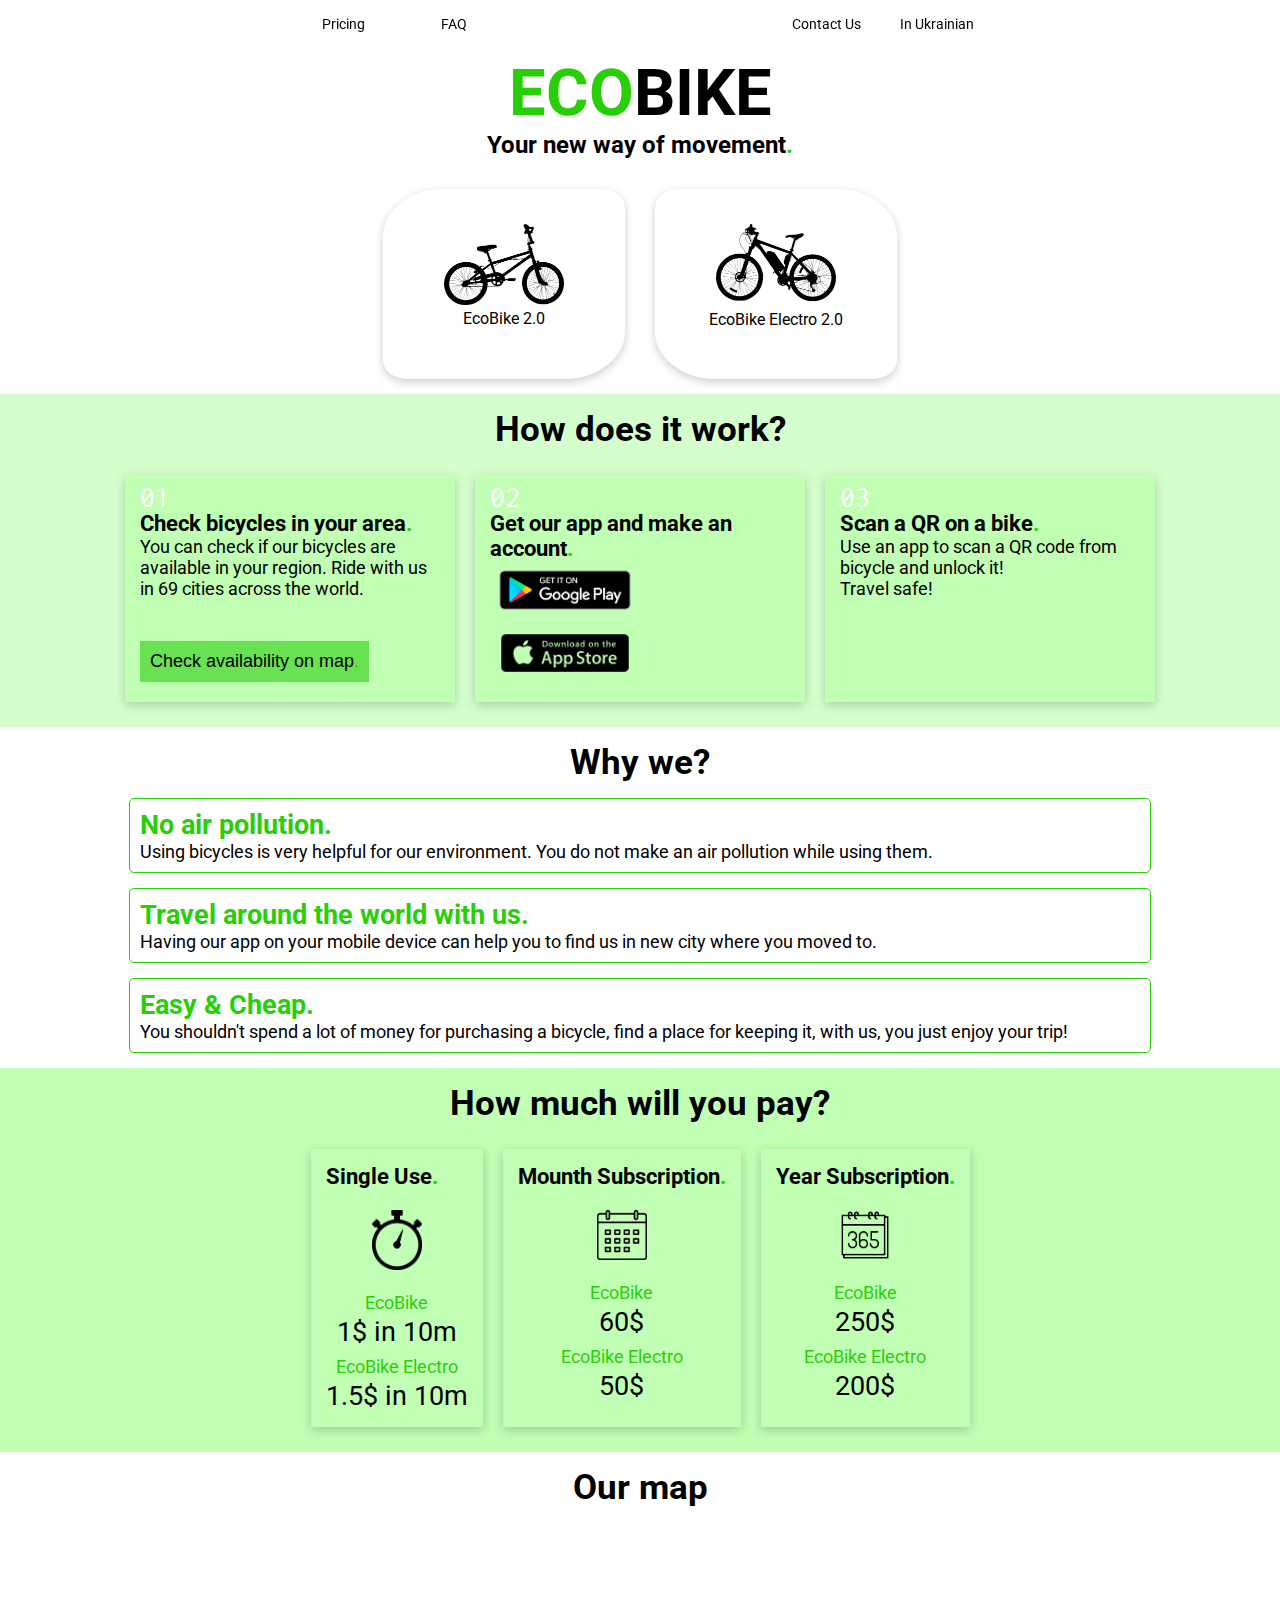
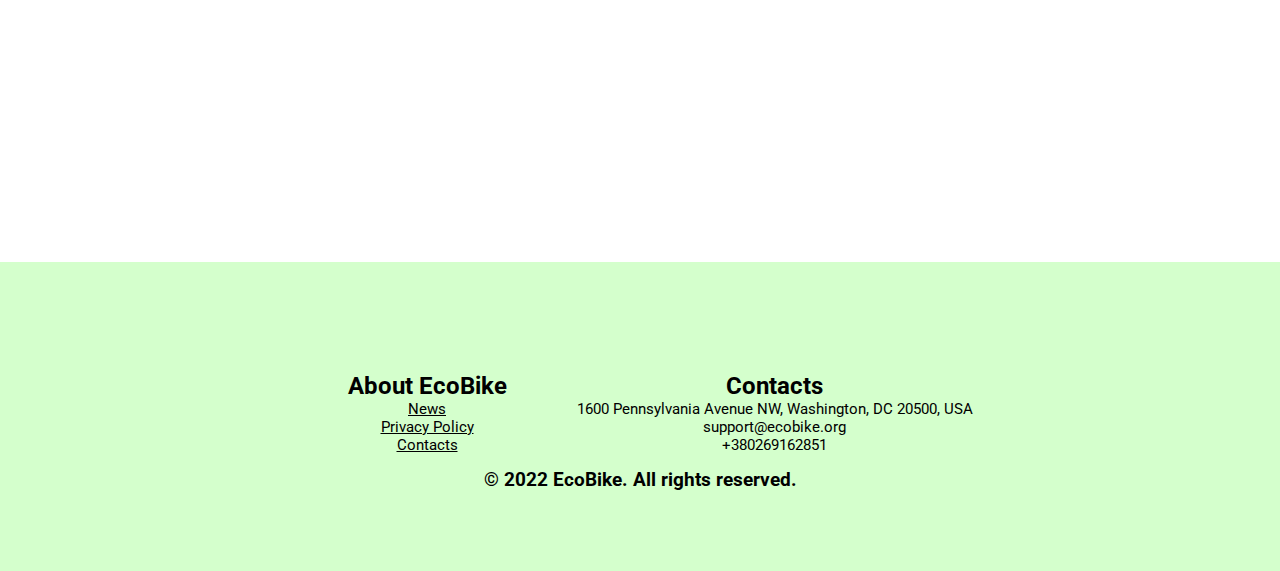
<file: index.html>
<!DOCTYPE html>
<html>
<head>
	<meta charset="utf-8">
	<meta name="viewport" content="width=device-width, initial-scale=1">
	<title>ECOBIKE</title>
	<link rel="stylesheet" type="text/css" href="main.css">
	<link rel="stylesheet" type="text/css" href="media-quaries.css">
	<link rel="preconnect" href="https://fonts.googleapis.com">
	<link rel="preconnect" href="https://fonts.gstatic.com" crossorigin>
	<link href="https://fonts.googleapis.com/css2?family=Inconsolata:wght@800&family=Roboto:wght@300;400&display=swap" rel="stylesheet">
</head>
<body id="body">
	<header class = "header">

		<a class="nav" onclick="OpenMobMenu();">
			<div class="one"></div>
			<div class="two"></div>
			<div class="three"></div>
		</a>

		<ul class="menu">
			<li><a href="#pricing" class="menu-link">Pricing</a></li>
			<li><a href="#" class="menu-link">FAQ</a></li>
			<h1 class="title"><span class="green">ECO</span><span class="black">BIKE</span></h1>
			<li><a href="#contacts" class="menu-link">Contact Us</a></li>
			<li><a href="/ecobike/ua" class="menu-link">In Ukrainian</a></li>
		</ul>

	</header>

	<div class="mob-menu">
		<ul>
			<a href="#pricing" class="mob-link" onclick="OpenMobMenu();"><li>Pricing</li></a>
			<a href="#" class="mob-link" onclick="OpenMobMenu();"><li>FAQ</li></a>
			<a href="#contacts" class="mob-link" onclick="OpenMobMenu();"><li>Contact Us</li></a>
			<a href="/ecobike/ua" class="mob-link" onclick="OpenMobMenu();"><li>In Ukrainian</li></a>
		</ul>

	</div>
	<center>
<h2>Your new way of movement<span class="green">.</span></h2>
</center>
<div class="flex">
<div class="bike-block first">
	<img src="img/side_bike_1.png" class="first-bike-img" width="120px"><br>
	<center>
		EcoBike 2.0
	</center>
	<div class="first-info-box info-box">Classic & powerful solution.</div>

</div>

<div class="bike-block second">
	<img src="img/side_bike_2.png" class="second-bike-img" width="120px"><br>
	<center>
		EcoBike Electro 2.0
	</center>
	<div class="second-info-box info-box">Electro engine for more distance</div>
</div>
</div>

<div class="content">
<div class="howto">
	<h1 class="sub-title">How does it work?</h1>
	<div class="flex">
		<div class="howto-block">
			<span class="number">01</span><h2>Check bicycles in your area<span class="green">.</span></h2>
			You can check if our bicycles are available in your region.
			Ride with us in 69 cities across the world.
			<br><br><br>
			<a href="#map"><button class="NiceBtn">Check availability on map<span class="green">.</span></button></a>
		</div>
		<div class="howto-block">
			<span class="number">02</span><h2>Get our app and make an account<span class="green">.</span></h2>
			<a href=""><img src="img/google-play-badge.png" width="150px"></a>
			<a href=""><img src="img/app-store-badge.png" width="150px"></a>
		</div>
		<div class="howto-block">
			<span class="number">03</span><h2>Scan a QR on a bike<span class="green">.</span></h2>
			Use an app to scan a QR code from bicycle and unlock it!<br>
			Travel safe!
		</div>
	</div>
</div>
<div class="why-we">
<h2 class="sub-title">Why we?</h2>

<div class="why-we-block">
<h2>No air pollution.</h2>
Using bicycles is very helpful for our environment. You do not make an air pollution while using them.
</div>

<div class="why-we-block">
<h2>Travel around the world with us.</h2>
Having our app on your mobile device can help you to find us in new city where you moved to.
</div>

<div class="why-we-block">
<h2>Easy & Cheap.</h2>
You shouldn't spend a lot of money for purchasing a bicycle, find a place for keeping it, with us, you just enjoy your trip!
</div>


</div>
<a class="anchor" id="pricing"></a>
<div class="pricing" id="">
<h2 class="sub-title">How much
will you pay? </h2>
<div class="flex">
		<div class="howto-block price-block">
			<h2>Single Use<span class="green">.</span></h2>
			<br>
			<center>
			<img src="img/stopwatch.png" width="50px"></center>

			<div class="price">
				<span class="tariff">EcoBike</span><br> 1$ in 10m<br>
				<span class="tariff">EcoBike Electro</span><br> 1.5$ in 10m
			</div>
		</div>
		<div class="howto-block price-block">
			<h2>Mounth Subscription<span class="green">.</span></h2>
			<br>
			<center>
			<img src="img/calendar.png" width="50px"></center>

			<div class="price">
				<span class="tariff">EcoBike</span><br> 60$<br>
				<span class="tariff">EcoBike Electro</span><br> 50$
			</div>

		</div>
		<div class="howto-block price-block">
			<h2>Year Subscription<span class="green">.</span></h2>
			<br>
			<center>
			<img src="img/calendar365.png" width="50px"></center>

			<div class="price">
				<span class="tariff">EcoBike</span><br> 250$<br>
				<span class="tariff">EcoBike Electro</span><br> 200$
			</div>

		</div>
	</div>

</div>
<div class="map" id="map">
<h2 class="sub-title">Our map</h2>
<iframe frameborder=0 style='width:100%;height:350px' src='//www.zeemaps.com/pub?group=4447605&x=14.416036&y=50.078213&z=5'> </iframe>
</div>

</div>
<div class="footer" id="footer">
<div class="flex-footer">
	<div class="footer-div">
		<h2>About EcoBike</h2>
		<ul class="not-ul">
			<li><a href="">News</a></li>
			<li><a href="">Privacy Policy</a></li>
			<li><a href="">Contacts</a></li>
		</ul>

	</div>
	<div class="footer-div" id="contacts">
		<h2>Contacts</h2>
		<ul class="not-ul">
			<li>1600 Pennsylvania Avenue NW, Washington, DC 20500, USA</li>
			<li>support@ecobike.org</li>
			<li>+380269162851</li>
		</ul>
	</div>
</div>
<center>
<h3>© 2022 EcoBike. All rights reserved.</h2></center>
</div>
<footer>
	<script src="https://ajax.googleapis.com/ajax/libs/jquery/2.2.0/jquery.min.js"></script>
	<script type="text/javascript" src="script.js"></script>
</footer>
</body>
</html>
</file>
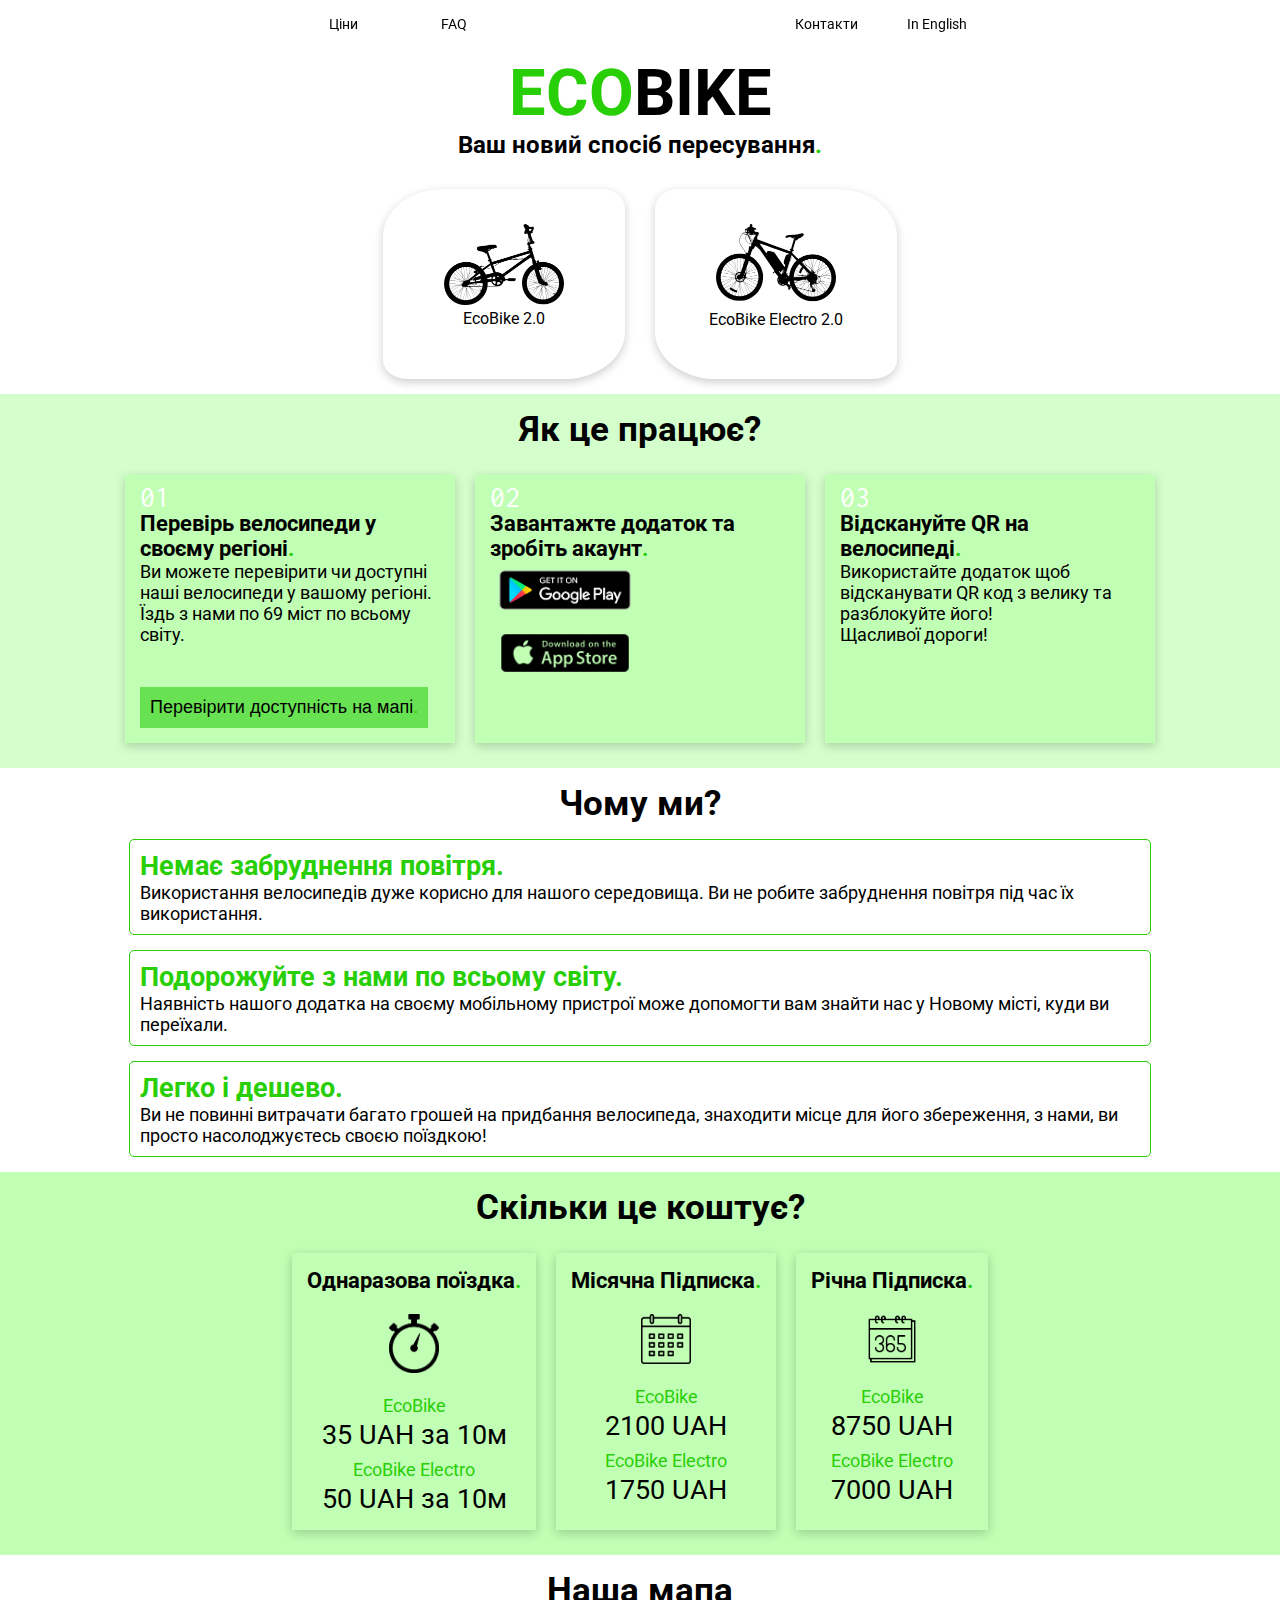
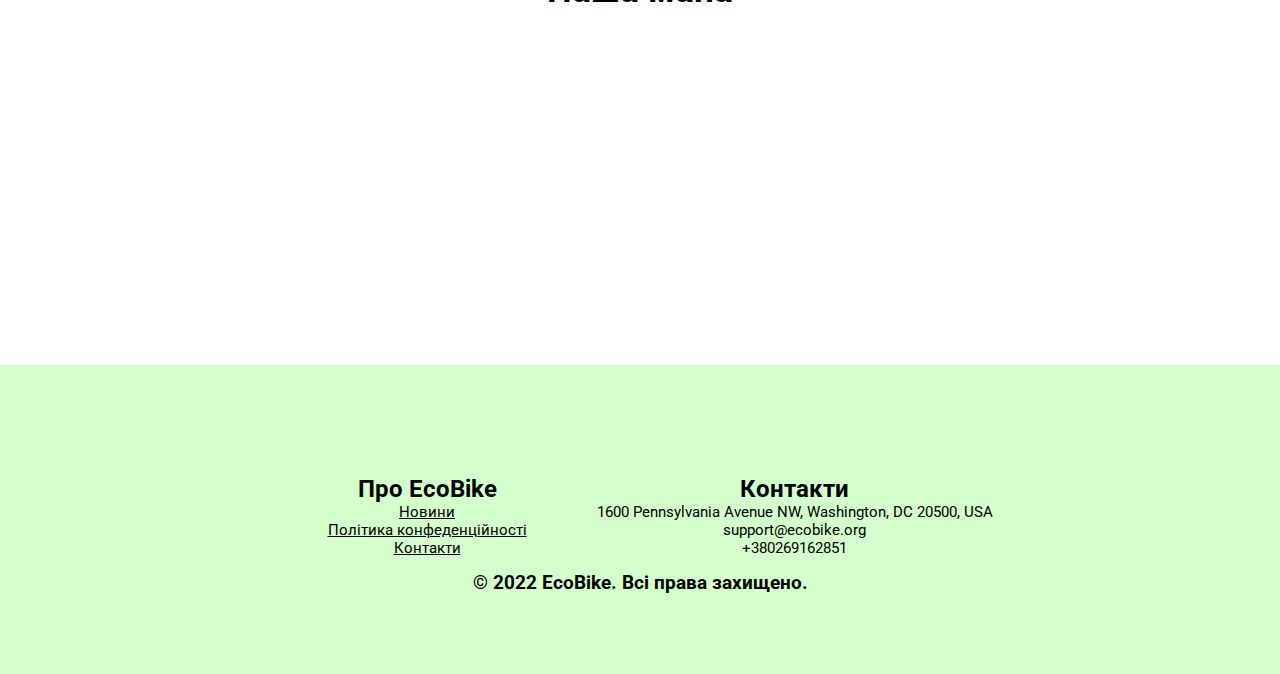
<file: ua.html>
<!DOCTYPE html>
<html>
<head>
	<meta charset="utf-8">
	<meta name="viewport" content="width=device-width, initial-scale=1">
	<title>ECOBIKE</title>
	<link rel="stylesheet" type="text/css" href="main.css">
	<link rel="stylesheet" type="text/css" href="media-quaries.css">
	<link rel="preconnect" href="https://fonts.googleapis.com">
	<link rel="preconnect" href="https://fonts.gstatic.com" crossorigin>
	<link href="https://fonts.googleapis.com/css2?family=Inconsolata:wght@800&family=Roboto:wght@300;400&display=swap" rel="stylesheet">
</head>
<body id="body">
	<header class = "header">

		<a class="nav" onclick="OpenMobMenu();">
			<div class="one"></div>
			<div class="two"></div>
			<div class="three"></div>
		</a>

		<ul class="menu">
			<li><a href="#pricing" class="menu-link">Ціни</a></li>
			<li><a href="#" class="menu-link">FAQ</a></li>
			<h1 class="title"><span class="green">ECO</span><span class="black">BIKE</span></h1>
			<li><a href="#contacts" class="menu-link">Контакти</a></li>
			<li><a href="https://keras1n.github.io/ecobike" class="menu-link">In English</a></li>
		</ul>

	</header>

	<div class="mob-menu">
		<ul>
			<a href="#pricing" class="mob-link" onclick="OpenMobMenu();"><li>Ціни</li></a>
			<a href="#" class="mob-link" onclick="OpenMobMenu();"><li>FAQ</li></a>
			<a href="#contacts" class="mob-link" onclick="OpenMobMenu();"><li>Зв'язатись з нами</li></a>
			<a href="https://keras1n.github.io/ecobike" class="mob-link" onclick="OpenMobMenu();"><li>In English</li></a>
		</ul>

	</div>
	<center>
<h2>Ваш новий спосіб пересування<span class="green">.</span></h2>
</center>
<div class="flex">
<div class="bike-block first">
	<img src="img/side_bike_1.png" class="first-bike-img" width="120px"><br>
	<center>
		EcoBike 2.0
	</center>
	<div class="first-info-box info-box">Класичне & потужне рішення.</div>

</div>

<div class="bike-block second">
	<img src="img/side_bike_2.png" class="second-bike-img" width="120px"><br>
	<center>
		EcoBike Electro 2.0
	</center>
	<div class="second-info-box info-box">Електро двигун для більших відстаней</div>
</div>
</div>

<div class="content">
<div class="howto">
	<h1 class="sub-title">Як це працює?</h1>
	<div class="flex">
		<div class="howto-block">
			<span class="number">01</span><h2>Перевірь велосипеди у своєму регіоні<span class="green">.</span></h2>
			Ви можете перевірити чи доступні наші велосипеди у вашому регіоні.
			Їздь з нами по 69 міст по всьому світу.
			<br><br><br>
			<a href="#map"><button class="NiceBtn">Перевірити доступність на мапі<span class="green">.</span></button></a>
		</div>
		<div class="howto-block">
			<span class="number">02</span><h2>Завантажте додаток та зробіть акаунт<span class="green">.</span></h2>
			<a href=""><img src="img/google-play-badge.png" width="150px"></a>
			<a href=""><img src="img/app-store-badge.png" width="150px"></a>
		</div>
		<div class="howto-block">
			<span class="number">03</span><h2>Відскануйте QR на велосипеді<span class="green">.</span></h2>
			Використайте додаток щоб відсканувати QR код з велику та разблокуйте його!<br>
			Щасливої дороги!
		</div>
	</div>
</div>
<div class="why-we">
<h2 class="sub-title">Чому ми?</h2>

<div class="why-we-block">
<h2>Немає забруднення повітря.</h2>
Використання велосипедів дуже корисно для нашого середовища. Ви не робите забруднення повітря під час їх використання.
</div>

<div class="why-we-block">
<h2>Подорожуйте з нами по всьому світу.</h2>
Наявність нашого додатка на своєму мобільному пристрої може допомогти вам знайти нас у Новому місті, куди ви переїхали.
</div>

<div class="why-we-block">
<h2>Легкo і дешево.</h2>
Ви не повинні витрачати багато грошей на придбання велосипеда, знаходити місце для його збереження, з нами, ви просто насолоджуєтесь своєю поїздкою!
</div>


</div>
<a class="anchor" id="pricing"></a>
<div class="pricing" id="">
<h2 class="sub-title">Скільки це коштує? </h2>
<div class="flex">
		<div class="howto-block price-block">
			<h2>Однаразова поїздка<span class="green">.</span></h2>
			<br>
			<center>
			<img src="img/stopwatch.png" width="50px"></center>

			<div class="price">
				<span class="tariff">EcoBike</span><br> 35 UAH за 10м<br>
				<span class="tariff">EcoBike Electro</span><br> 50 UAH за 10м
			</div>
		</div>
		<div class="howto-block price-block">
			<h2>Місячна Підписка<span class="green">.</span></h2>
			<br>
			<center>
			<img src="img/calendar.png" width="50px"></center>

			<div class="price">
				<span class="tariff">EcoBike</span><br> 2100 UAH<br>
				<span class="tariff">EcoBike Electro</span><br> 1750 UAH
			</div>

		</div>
		<div class="howto-block price-block">
			<h2>Річна Підписка<span class="green">.</span></h2>
			<br>
			<center>
			<img src="img/calendar365.png" width="50px"></center>

			<div class="price">
				<span class="tariff">EcoBike</span><br> 8750 UAH<br>
				<span class="tariff">EcoBike Electro</span><br> 7000 UAH
			</div>

		</div>
	</div>

</div>
<div class="map" id="map">
<h2 class="sub-title">Наша мапа</h2>
<iframe frameborder=0 style='width:100%;height:350px' src='//www.zeemaps.com/pub?group=4447605&x=14.416036&y=50.078213&z=5'> </iframe>
</div>

</div>
<div class="footer" id="footer">
<div class="flex-footer">
	<div class="footer-div">
		<h2>Про EcoBike</h2>
		<ul class="not-ul">
			<li><a href="">Новини</a></li>
			<li><a href="">Політика конфеденційності</a></li>
			<li><a href="">Контакти</a></li>
		</ul>

	</div>
	<div class="footer-div" id="contacts">
		<h2>Контакти</h2>
		<ul class="not-ul">
			<li>1600 Pennsylvania Avenue NW, Washington, DC 20500, USA</li>
			<li>support@ecobike.org</li>
			<li>+380269162851</li>
		</ul>
	</div>
</div>
<center>
<h3>© 2022 EcoBike. Всі права захищено.</h2></center>
</div>
<footer>
	<script src="https://ajax.googleapis.com/ajax/libs/jquery/2.2.0/jquery.min.js"></script>
	<script type="text/javascript" src="script.js"></script>
</footer>
</body>
</html>
</file>
<file: main.css>
*{
	padding: 0;
	margin: 0;
}
html{
	scroll-behavior: smooth;
}
header{
	position: sticky; top: 0;
	background-color: transparent;
	display: flex;
	justify-content: center;
	z-index: 2;
	top: 0;
	width: 100%;
}
body{
	font-family: 'Roboto', sans-serif;
	color: black;
}

.menu{
	width: 100%;
	vertical-align: middle;
	display: inline-block;
	list-style: none;
	display: flex;
	justify-content: center;
	font-size: 14px;


}
.menu > li{
	text-align: center;
	width: 110px;
	float: left;

}
.menu-link{
	color: black;
}
.menu > li > a{
	display: block;
	padding: 16px;
	text-decoration: none;
	transition: .2s;
	text-decoration: underline 0.15em rgba(0, 0, 0, 0);
	transition: text-decoration-color 300ms;
}
.menu > li > a:hover{
	padding: 16px;
	text-decoration: underline 0.15em #28cf07;
}

.flex{
	margin-top: 15px;
	display: flex;
	justify-content: center;
	flex-wrap: wrap;
}
.flex-footer{
	margin-top: 15px;
	display: flex;
	justify-content: center;
	flex-wrap: wrap;
}
.bike-block{
	width: 172px;
	height: 120px;
	text-align: center;
	padding: 35px;
	margin: 15px;
	box-shadow: 0 3px 10px rgb(0 0 0 / 0.2);
	color: black;
	transition: .2s;
}
.bike-block:hover{
	cursor: pointer;
	box-shadow: 0 3px 10px rgb(40 207 7 / 0.9);
}
.info-box{
	display: none;
	margin-top: 15px;
}
.first-info-box{

}
.bike-block:hover ~ .info-box{
	display: block;
}
.first-bike-img, .second-bike-img{
	transition: .2s;
}
.first{
	border-radius: 25% 10%;
}
.second{
	border-radius: 10% 25%;
}
.title{
	font-size: 65px;
	text-align: center;
	transition: .2s;
	margin-top: 55px;
}
.sub-title{
	font-size: 35px;
	text-align: center;
}
.black{
	color: black;
}
.blackk{
	color: black;
}
.green{
	color: #28cf07;
}



/*MENU MOBILE*/
.nav{
	width: 30px;
	display: block;
	margin: 0.4em 0 0 1em;
	position: fixed;
	top: 0;
	left: 1px;
	display: none;
	cursor: pointer;
}
.nav:hover div{
	width: 30px;
}
.nav div{
	transition: .2s;
	height: 4px;
	background-color: grey;
	margin: 5px;
	border-radius: 25px;
}
.one{
	width: 30px;
}
.two{
	width: 20px;
}
.three{
	width: 25px;
}

/*blocks*/
.content{
	margin-left: auto;
	margin-right: auto;
}
.howto{
	background-color: #d4ffcc;
	padding: 15px;

}
.howto-block{
	background-color: #c0ffb4;
	padding: 15px;
	margin: 10px;
	max-width: 300px;
	font-size: 18px;
	box-shadow: 0 3px 10px rgb(0 0 0 / 0.2);
}
.howto-block > a{
	color: black;
	text-decoration: none;
}
.howto-block > a:hover{
	text-decoration: underline	;
}
.howto-block > h2{
	font-size: 22px;
}
.why-we{
	padding: 15px;
	font-size: 18px;
}
.why-we-block{
	margin-left: auto;
	margin-right: auto;
	width: 80%;
	padding: 10px;
	border: solid 1px #28cf07;
	border-radius: 5px;
	margin-top: 15px;
}
.why-we-block > h2{
	color:#28cf07;
}
.pricing{
	background-color: #c0ffb4;
	padding: 15px;
	font-size: 18px;
}
.footer{
	padding: 35px;
	padding-top: 80px;
	padding-bottom: 80px;
	background-color: #D4FFCC;
}

.footer-div{
	padding: 15px;
	margin-left: 40px;
	text-align: center;
}



a.anchor {
    display: block;
    position: relative;
    top: -200px;
    visibility: hidden;
}
@keyframes select{
    20%{
    background:rgba(218 223 228 /0.9);
  }
  50%{
    background:#0186F8;
    box-shadow: 0 3px 10px rgb(1 134 248 / 0.5);
  }
}
#pricing:target ~ .pricing{
	animation:select 1s linear;
}
#map:target{
	animation:select 1s linear;
}
#footer:target{
	animation:select 1s linear;
}
#contacts:target{
	animation:select 1s linear;
}

.price-description{
	margin-top: 20px;
	font-size: 16px;
	color: gray;
}
.price{
	text-align: center;
	margin-top: 10px;
	font-size: 27px;
	color: black;
}
.tariff{
	color: #28CF07;
	font-size: 18px;
}

button{
	cursor: pointer;
}
.NiceBtn{
	border: none;
	padding: 10px;
	font-size: 18px;
	transition: .2s;
	background-color: #68e153;
}
.NiceBtn:hover{
	background-color: #D4FFCC;
}
.number{
	/*FONT,SIZE,COLOR*/
	font-size: 30px;
	color: #ffffff;
	line-height: 2px;
	font-family: 'Inconsolata', monospace;
}
.map{
	padding-top: 15px;
}

.not-ul{
	list-style: none;
	font-size: 15px;
}
.not-ul > li > a{
	color: black;
}


/* MOB MENU */

.mob-menu{
	position: sticky; top: 0;
	background-color: transparent;
	z-index: 2;
	top: 45px;
	width: 100%;
	display: none;
	box-shadow: 0 3px 10px rgb(0 0 0 / 0.2);
}
.mob-menu > ul{
	text-align: center;
	list-style: none;
}
.mob-link > li{
	color: black;
	background-color: #C0FFB4;
	font-size: 20px;
	padding: 15px;
}
.mob-link > li:hover{
	background-color: #D4FFCC;
}
</file>
<file: media-quaries.css>
@media only screen and (max-width: 768px) {
  .nav{
    display: block;
  }
  .menu > li > a{
  	display: none;
  }
  .price-block{
    width: 300px;
  }
  .footer-div{
  margin-left: 0px;
}
}
</file>
